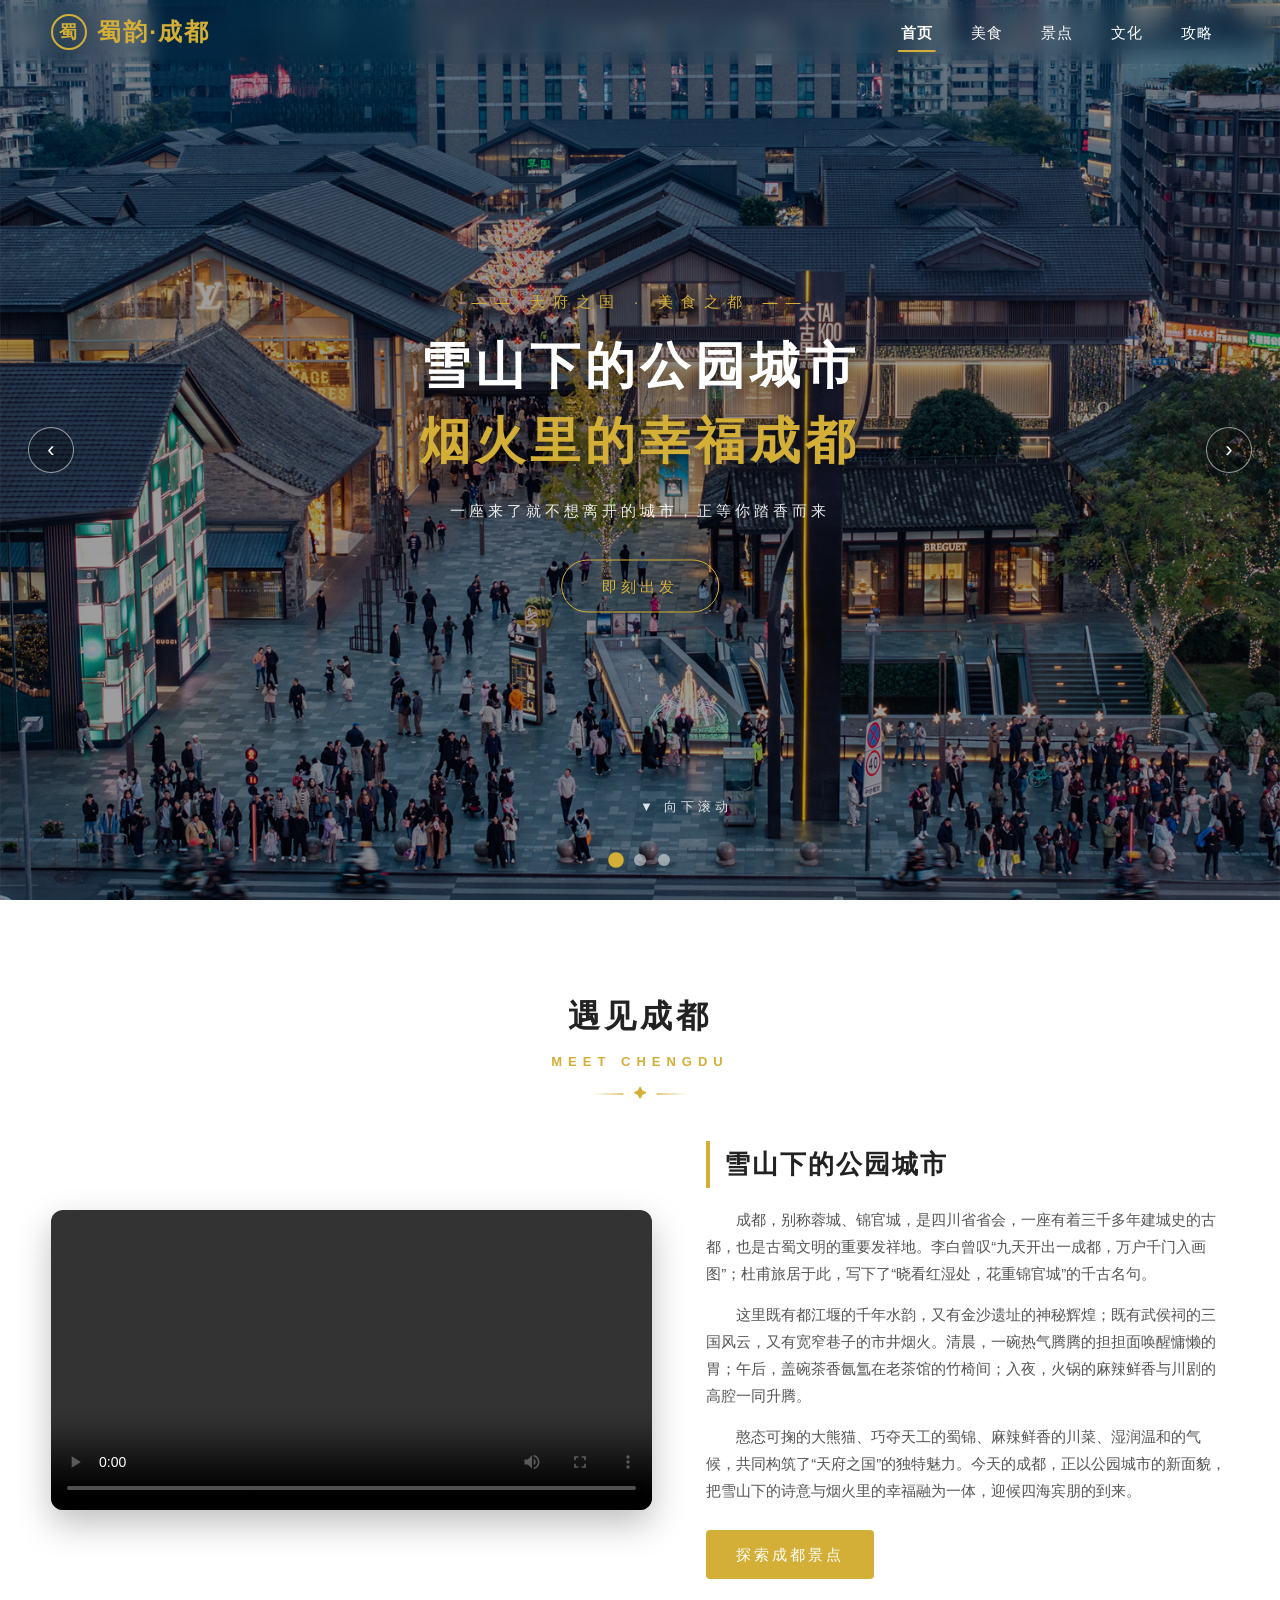
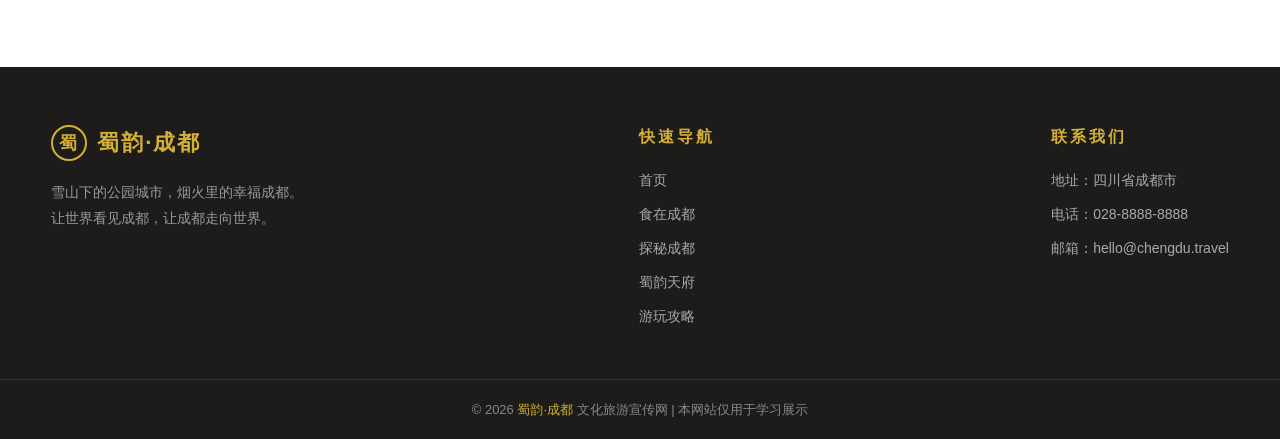
<file: index.html>
﻿<!DOCTYPE html>
<html lang="zh-CN">
<head>
  <meta charset="UTF-8">
  <meta name="viewport" content="width=device-width, initial-scale=1.0">
  <meta name="description" content="蜀韵·成都 —— 雪山下的公园城市，烟火里的幸福成都。文化旅游宣传网站。">
  <title>蜀韵·成都 | 首页</title>
  <!-- 全局样式表 -->
  <link rel="stylesheet" href="css/style.css">
</head>
<body class="home">

  <!-- ======================= Header 固定吸顶导航 ======================= -->
  <header class="site-header" id="siteHeader">
    <div class="container header-inner">
      <!-- 金色 Logo -->
      <a href="index.html" class="logo">
        <span class="logo-badge">蜀</span>
        <span>蜀韵·成都</span>
      </a>
      <!-- 导航栏 -->
      <nav class="nav">
        <a href="index.html" class="nav-link active">首页</a>
        <a href="food.html" class="nav-link">美食</a>
        <a href="sights.html" class="nav-link">景点</a>
        <a href="culture.html" class="nav-link">文化</a>
        <a href="travel.html" class="nav-link">攻略</a>
      </nav>
    </div>
  </header>

  <!-- ======================= 全屏轮播 Banner ======================= -->
  <section class="banner" id="banner">
    <!-- 三张轮播图（CSS 背景图引入，保证铺满不变形） -->
    <div class="banner-slide s1 active"></div>
    <div class="banner-slide s2"></div>
    <div class="banner-slide s3"></div>
    <!-- 半透明遮罩 -->
    <div class="banner-mask"></div>

    <!-- 居中主文案 -->
    <div class="banner-content">
      <p class="slogan">—— 天府之国 · 美食之都 ——</p>
      <h1>雪山下的公园城市<span class="b-gold"><br>烟火里的幸福成都</span></h1>
      <p class="b-desc">一座来了就不想离开的城市，正等你踏香而来</p>
      <a href="travel.html" class="btn-banner">即刻出发</a>
    </div>

    <!-- 左右切换箭头 -->
    <button type="button" class="banner-arrow prev" id="bannerPrev" aria-label="上一张">‹</button>
    <button type="button" class="banner-arrow next" id="bannerNext" aria-label="下一张">›</button>

    <!-- 轮播圆点指示器 -->
    <div class="banner-dots" id="bannerDots">
      <span class="dot active" data-index="0"></span>
      <span class="dot" data-index="1"></span>
      <span class="dot" data-index="2"></span>
    </div>

    <!-- 向下滚动提示 -->
    <p class="banner-scroll">▼ 向下滚动</p>
  </section>

  <!-- ======================= 视频 + 城市简介 ======================= -->
  <section class="section">
    <div class="container">
      <h2 class="section-title">遇见成都<span class="en">Meet Chengdu</span></h2>
      <div class="gold-divider"></div>

      <!-- Flexbox 两栏：左视频 / 右文字 -->
      <div class="video-intro">
        <!-- 左侧：宣传视频 -->
        <div class="video-wrap reveal">
          <video src="./cd1.mp4" controls width="100%"></video>
        </div>
        <!-- 右侧：城市介绍（约 300 字，首行缩进） -->
        <div class="intro-text reveal">
          <h2>雪山下的公园城市</h2>
          <p>成都，别称蓉城、锦官城，是四川省省会，一座有着三千多年建城史的古都，也是古蜀文明的重要发祥地。李白曾叹“九天开出一成都，万户千门入画图”；杜甫旅居于此，写下了“晓看红湿处，花重锦官城”的千古名句。</p>
          <p>这里既有都江堰的千年水韵，又有金沙遗址的神秘辉煌；既有武侯祠的三国风云，又有宽窄巷子的市井烟火。清晨，一碗热气腾腾的担担面唤醒慵懒的胃；午后，盖碗茶香氤氲在老茶馆的竹椅间；入夜，火锅的麻辣鲜香与川剧的高腔一同升腾。</p>
          <p>憨态可掬的大熊猫、巧夺天工的蜀锦、麻辣鲜香的川菜、湿润温和的气候，共同构筑了“天府之国”的独特魅力。今天的成都，正以公园城市的新面貌，把雪山下的诗意与烟火里的幸福融为一体，迎候四海宾朋的到来。</p>
          <a href="sights.html" class="btn-gold">探索成都景点</a>
        </div>
      </div>
    </div>
  </section>

  <!-- ======================= Footer 深色页脚 ======================= -->
  <footer class="site-footer">
    <div class="container footer-inner">
      <!-- 品牌区 -->
      <div class="footer-brand">
        <a href="index.html" class="logo"><span class="logo-badge">蜀</span>蜀韵·成都</a>
        <p>雪山下的公园城市，烟火里的幸福成都。<br>让世界看见成都，让成都走向世界。</p>
      </div>
      <!-- 快速导航 -->
      <div class="footer-col">
        <h4>快速导航</h4>
        <ul>
          <li><a href="index.html">首页</a></li>
          <li><a href="food.html">食在成都</a></li>
          <li><a href="sights.html">探秘成都</a></li>
          <li><a href="culture.html">蜀韵天府</a></li>
          <li><a href="travel.html">游玩攻略</a></li>
        </ul>
      </div>
      <!-- 联系方式 -->
      <div class="footer-col">
        <h4>联系我们</h4>
        <ul>
          <li>地址：四川省成都市</li>
          <li>电话：028-8888-8888</li>
          <li>邮箱：hello@chengdu.travel</li>
        </ul>
      </div>
    </div>
    <!-- 版权区（年份由 JS 自动更新） -->
    <div class="footer-bottom">
      <p>© <span id="year"></span> <span class="gold-text">蜀韵·成都</span> 文化旅游宣传网 | 本网站仅用于学习展示</p>
    </div>
  </footer>

  <!-- 全局脚本 -->
  <script src="js/main.js"></script>
</body>
</html>
</file>
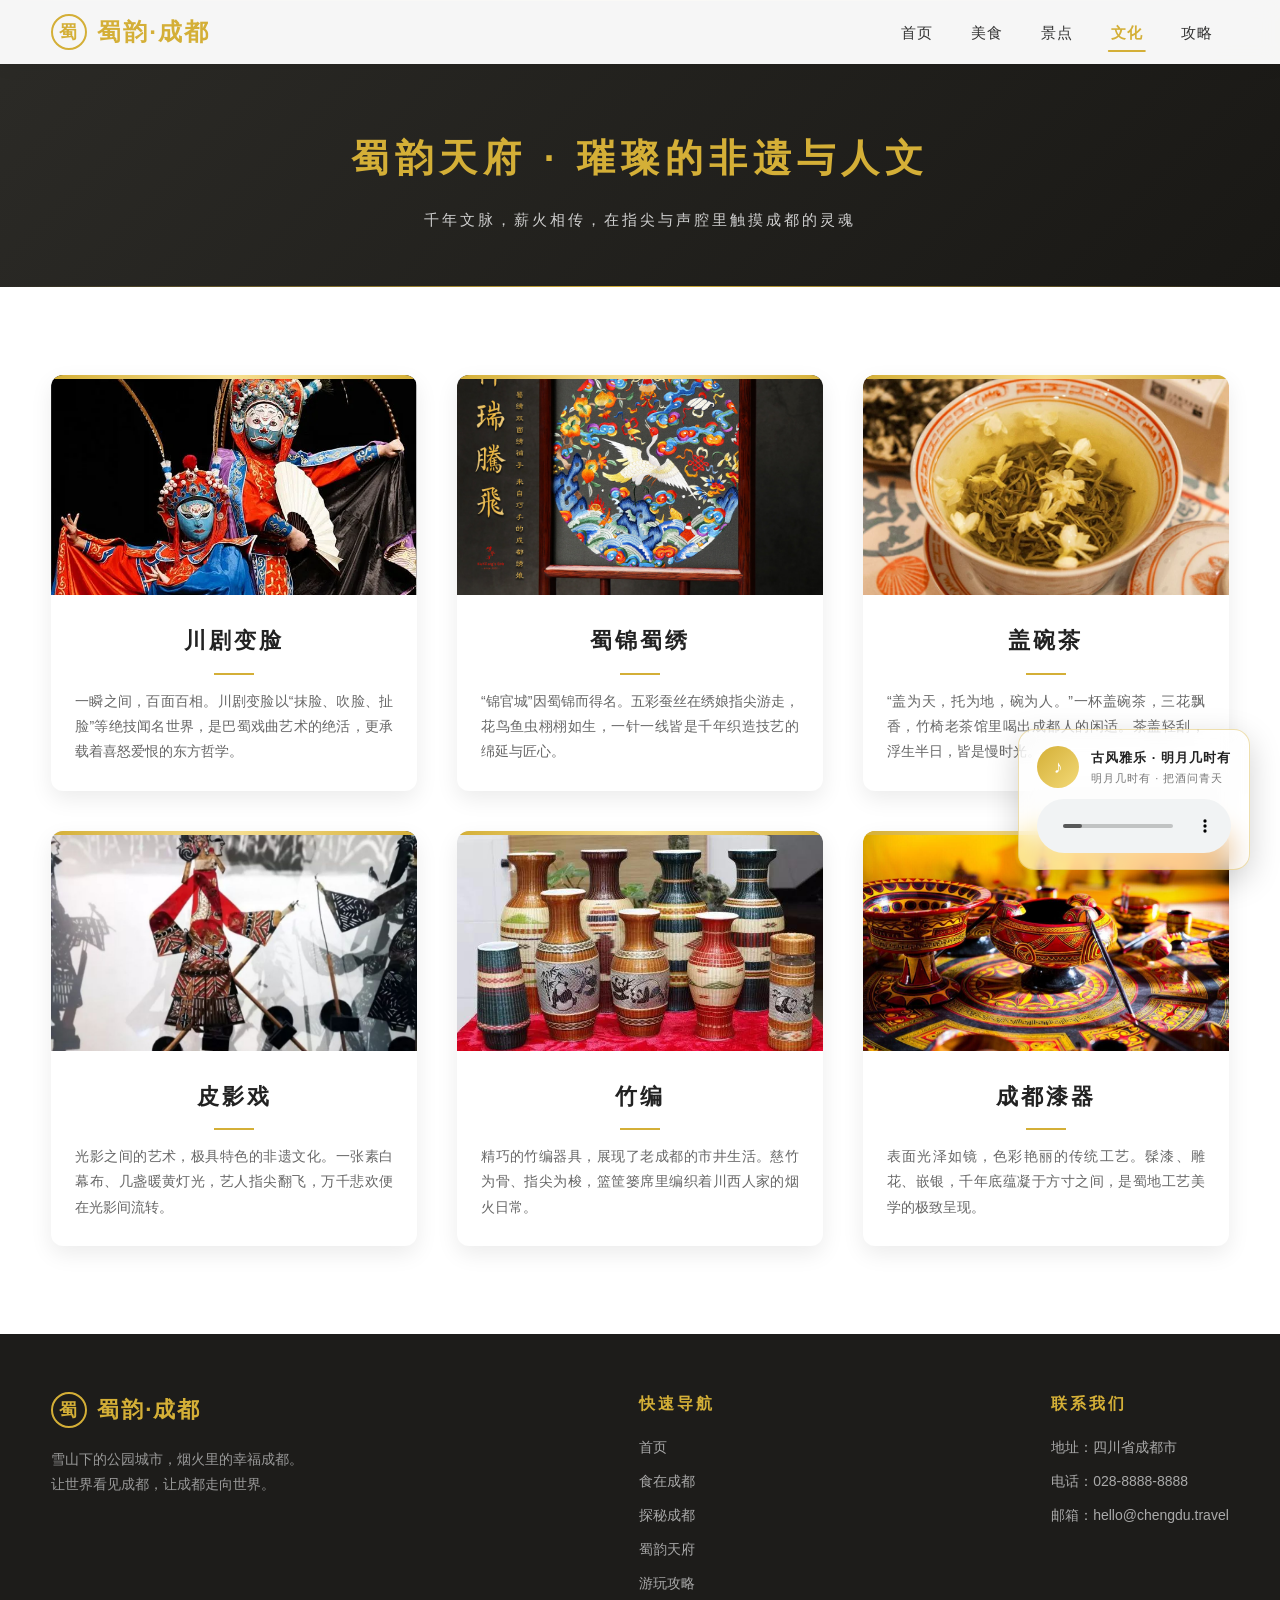
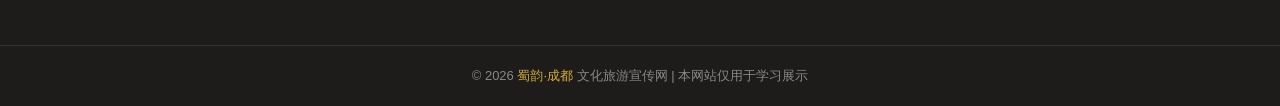
<file: culture.html>
﻿<!DOCTYPE html>
<html lang="zh-CN">
<head>
  <meta charset="UTF-8">
  <meta name="viewport" content="width=device-width, initial-scale=1.0">
  <meta name="description" content="蜀韵天府 —— 川剧变脸、蜀锦蜀绣、盖碗茶，璀璨的非遗与人文。">
  <title>蜀韵天府 | 蜀韵·成都</title>
  <link rel="stylesheet" href="css/style.css">
</head>
<body class="culture-page">

  <!-- ======================= Header 固定吸顶导航 ======================= -->
  <header class="site-header">
    <div class="container header-inner">
      <a href="index.html" class="logo">
        <span class="logo-badge">蜀</span>
        <span>蜀韵·成都</span>
      </a>
      <nav class="nav">
        <a href="index.html" class="nav-link">首页</a>
        <a href="food.html" class="nav-link">美食</a>
        <a href="sights.html" class="nav-link">景点</a>
        <a href="culture.html" class="nav-link active">文化</a>
        <a href="travel.html" class="nav-link">攻略</a>
      </nav>
    </div>
  </header>

  <!-- ======================= 页面大标题 ======================= -->
  <section class="page-hero">
    <h1>蜀韵天府 · 璀璨的非遗与人文</h1>
    <p class="subtitle">千年文脉，薪火相传，在指尖与声腔里触摸成都的灵魂</p>
  </section>

  <!-- ======================= 三大文化栏目（三列式布局） ======================= -->
  <section class="section">
    <div class="container">
      <div class="culture-grid">

        <!-- 栏目 1：川剧变脸 -->
        <article class="culture-card reveal">
          <div class="pic">
            <img src="./images/opera.jpg" alt="川剧变脸">
          </div>
          <div class="info">
            <h3>川剧变脸</h3>
            <p>一瞬之间，百面百相。川剧变脸以“抹脸、吹脸、扯脸”等绝技闻名世界，是巴蜀戏曲艺术的绝活，更承载着喜怒爱恨的东方哲学。</p>
          </div>
        </article>

        <!-- 栏目 2：蜀锦蜀绣 -->
        <article class="culture-card reveal">
          <div class="pic">
            <img src="./images/shuxiu.jpg" alt="蜀锦蜀绣">
          </div>
          <div class="info">
            <h3>蜀锦蜀绣</h3>
            <p>“锦官城”因蜀锦而得名。五彩蚕丝在绣娘指尖游走，花鸟鱼虫栩栩如生，一针一线皆是千年织造技艺的绵延与匠心。</p>
          </div>
        </article>

        <!-- 栏目 3：盖碗茶 -->
        <article class="culture-card reveal">
          <div class="pic">
            <img src="./images/tea.jpg" alt="盖碗茶">
          </div>
          <div class="info">
            <h3>盖碗茶</h3>
            <p>“盖为天，托为地，碗为人。”一杯盖碗茶，三花飘香，竹椅老茶馆里喝出成都人的闲适。茶盖轻刮，浮生半日，皆是慢时光。</p>
          </div>
        </article>

        <!-- 栏目 4：皮影戏 -->
        <article class="culture-card reveal">
          <div class="pic">
            <img src="./images/shadow.jpg" alt="皮影戏">
          </div>
          <div class="info">
            <h3>皮影戏</h3>
            <p>光影之间的艺术，极具特色的非遗文化。一张素白幕布、几盏暖黄灯光，艺人指尖翻飞，万千悲欢便在光影间流转。</p>
          </div>
        </article>

        <!-- 栏目 5：竹编 -->
        <article class="culture-card reveal">
          <div class="pic">
            <img src="./images/bamboo.jpg" alt="竹编">
          </div>
          <div class="info">
            <h3>竹编</h3>
            <p>精巧的竹编器具，展现了老成都的市井生活。慈竹为骨、指尖为梭，篮筐篓席里编织着川西人家的烟火日常。</p>
          </div>
        </article>

        <!-- 栏目 6：成都漆器 -->
        <article class="culture-card reveal">
          <div class="pic">
            <img src="./images/lacquer.jpg" alt="成都漆器">
          </div>
          <div class="info">
            <h3>成都漆器</h3>
            <p>表面光泽如镜，色彩艳丽的传统工艺。髹漆、雕花、嵌银，千年底蕴凝于方寸之间，是蜀地工艺美学的极致呈现。</p>
          </div>
        </article>

      </div>
    </div>
  </section>

  <!-- ======================= Footer 深色页脚 ======================= -->
  <footer class="site-footer">
    <div class="container footer-inner">
      <div class="footer-brand">
        <a href="index.html" class="logo"><span class="logo-badge">蜀</span>蜀韵·成都</a>
        <p>雪山下的公园城市，烟火里的幸福成都。<br>让世界看见成都，让成都走向世界。</p>
      </div>
      <div class="footer-col">
        <h4>快速导航</h4>
        <ul>
          <li><a href="index.html">首页</a></li>
          <li><a href="food.html">食在成都</a></li>
          <li><a href="sights.html">探秘成都</a></li>
          <li><a href="culture.html">蜀韵天府</a></li>
          <li><a href="travel.html">游玩攻略</a></li>
        </ul>
      </div>
      <div class="footer-col">
        <h4>联系我们</h4>
        <ul>
          <li>地址：四川省成都市</li>
          <li>电话：028-8888-8888</li>
          <li>邮箱：hello@chengdu.travel</li>
        </ul>
      </div>
    </div>
    <div class="footer-bottom">
      <p>© <span id="year"></span> <span class="gold-text">蜀韵·成都</span> 文化旅游宣传网 | 本网站仅用于学习展示</p>
    </div>
  </footer>

  <!-- ======================= 悬浮音乐播放器 =======================
       需求要点：
       1. 右下角固定定位 fixed; bottom:30px; right:30px; z-index:999（见 css .music-player）
       2. 半透明磨砂玻璃背景（backdrop-filter: blur）+ 圆角 + 淡阴影
       3. 内嵌古风音乐 mingyue.mp3（保留 controls，autoplay 受浏览器策略限制，需用户点击播放）
  ==================================================== -->
  <div class="music-player">
    <div class="music-top">
      <span class="music-icon" aria-hidden="true">♪</span>
      <div class="music-meta">
        <p class="title">古风雅乐 · 明月几时有</p>
        <p class="sub">明月几时有 · 把酒问青天</p>
      </div>
    </div>
    <audio src="./mingyue.mp3" controls loop autoplay></audio>
  </div>

  <script src="js/main.js"></script>
</body>
</html>
</file>
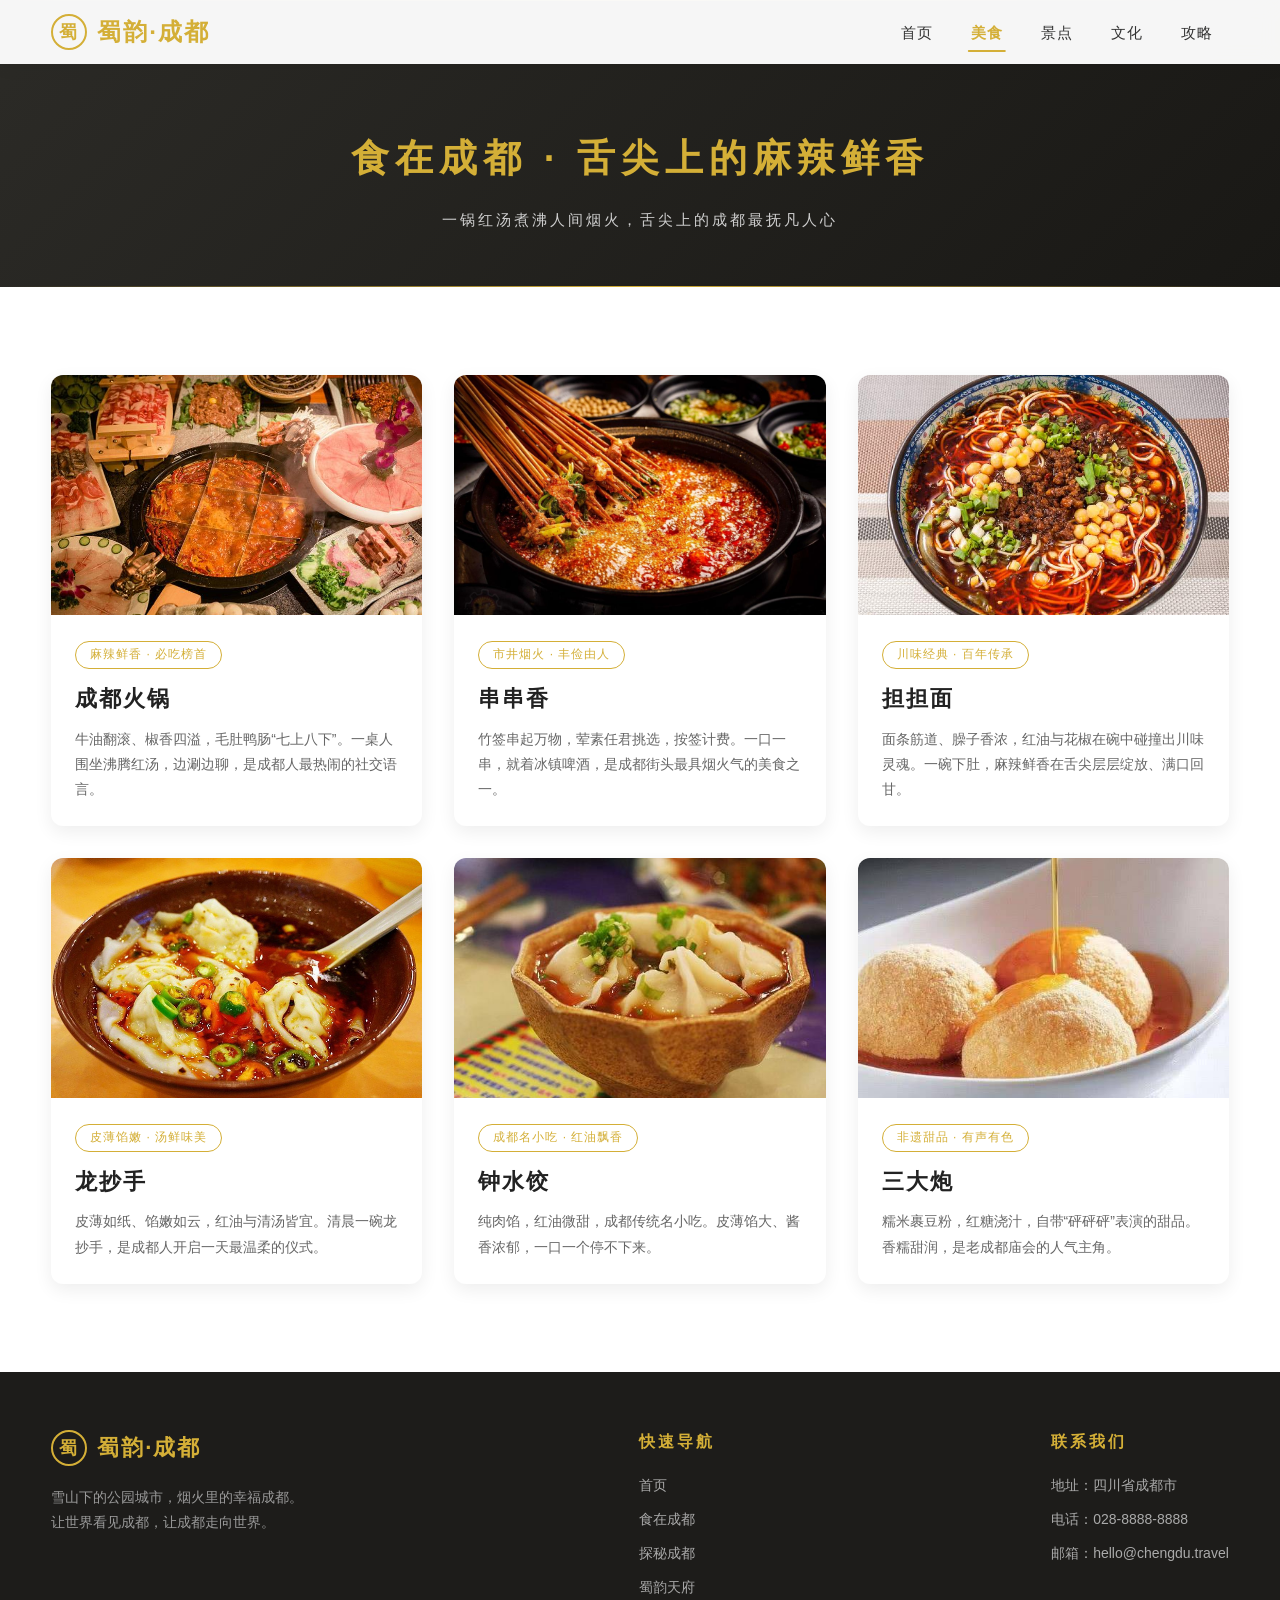
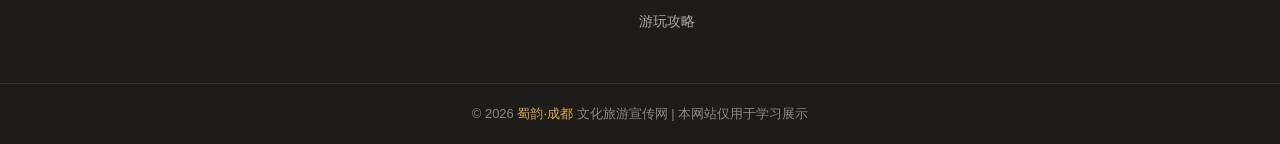
<file: food.html>
﻿<!DOCTYPE html>
<html lang="zh-CN">
<head>
  <meta charset="UTF-8">
  <meta name="viewport" content="width=device-width, initial-scale=1.0">
  <meta name="description" content="食在成都 —— 火锅、串串香、担担面、龙抄手，舌尖上的麻辣鲜香。">
  <title>食在成都 | 蜀韵·成都</title>
  <link rel="stylesheet" href="css/style.css">
</head>
<body>

  <!-- ======================= Header 固定吸顶导航 ======================= -->
  <header class="site-header">
    <div class="container header-inner">
      <a href="index.html" class="logo">
        <span class="logo-badge">蜀</span>
        <span>蜀韵·成都</span>
      </a>
      <nav class="nav">
        <a href="index.html" class="nav-link">首页</a>
        <a href="food.html" class="nav-link active">美食</a>
        <a href="sights.html" class="nav-link">景点</a>
        <a href="culture.html" class="nav-link">文化</a>
        <a href="travel.html" class="nav-link">攻略</a>
      </nav>
    </div>
  </header>

  <!-- ======================= 页面大标题 ======================= -->
  <section class="page-hero">
    <h1>食在成都 · 舌尖上的麻辣鲜香</h1>
    <p class="subtitle">一锅红汤煮沸人间烟火，舌尖上的成都最抚凡人心</p>
  </section>

  <!-- ======================= 美食卡片网格（每行 3 张） ======================= -->
  <section class="section">
    <div class="container">
      <div class="food-grid">

        <!-- 卡片 1：火锅 -->
        <article class="food-card reveal">
          <div class="pic">
            <img src="./images/hotpot.jpg" alt="成都火锅">
          </div>
          <div class="info">
            <span class="tag">麻辣鲜香 · 必吃榜首</span>
            <h3>成都火锅</h3>
            <p>牛油翻滚、椒香四溢，毛肚鸭肠“七上八下”。一桌人围坐沸腾红汤，边涮边聊，是成都人最热闹的社交语言。</p>
          </div>
        </article>

        <!-- 卡片 2：串串香 -->
        <article class="food-card reveal">
          <div class="pic">
            <img src="./images/chuanchuan.jpg" alt="串串香">
          </div>
          <div class="info">
            <span class="tag">市井烟火 · 丰俭由人</span>
            <h3>串串香</h3>
            <p>竹签串起万物，荤素任君挑选，按签计费。一口一串，就着冰镇啤酒，是成都街头最具烟火气的美食之一。</p>
          </div>
        </article>

        <!-- 卡片 3：担担面 -->
        <article class="food-card reveal">
          <div class="pic">
            <img src="./images/dandan.jpg" alt="担担面">
          </div>
          <div class="info">
            <span class="tag">川味经典 · 百年传承</span>
            <h3>担担面</h3>
            <p>面条筋道、臊子香浓，红油与花椒在碗中碰撞出川味灵魂。一碗下肚，麻辣鲜香在舌尖层层绽放、满口回甘。</p>
          </div>
        </article>

        <!-- 卡片 4：龙抄手 -->
        <article class="food-card reveal">
          <div class="pic">
            <img src="./images/chaoshou.jpg" alt="龙抄手">
          </div>
          <div class="info">
            <span class="tag">皮薄馅嫩 · 汤鲜味美</span>
            <h3>龙抄手</h3>
            <p>皮薄如纸、馅嫩如云，红油与清汤皆宜。清晨一碗龙抄手，是成都人开启一天最温柔的仪式。</p>
          </div>
        </article>

        <!-- 卡片 5：钟水饺 -->
        <article class="food-card reveal">
          <div class="pic">
            <img src="./images/zhongshuijiao.jpg" alt="钟水饺">
          </div>
          <div class="info">
            <span class="tag">成都名小吃 · 红油飘香</span>
            <h3>钟水饺</h3>
            <p>纯肉馅，红油微甜，成都传统名小吃。皮薄馅大、酱香浓郁，一口一个停不下来。</p>
          </div>
        </article>

        <!-- 卡片 6：三大炮 -->
        <article class="food-card reveal">
          <div class="pic">
            <img src="./images/sandapao.jpg" alt="三大炮">
          </div>
          <div class="info">
            <span class="tag">非遗甜品 · 有声有色</span>
            <h3>三大炮</h3>
            <p>糯米裹豆粉，红糖浇汁，自带“砰砰砰”表演的甜品。香糯甜润，是老成都庙会的人气主角。</p>
          </div>
        </article>

      </div>
    </div>
  </section>

  <!-- ======================= Footer 深色页脚 ======================= -->
  <footer class="site-footer">
    <div class="container footer-inner">
      <div class="footer-brand">
        <a href="index.html" class="logo"><span class="logo-badge">蜀</span>蜀韵·成都</a>
        <p>雪山下的公园城市，烟火里的幸福成都。<br>让世界看见成都，让成都走向世界。</p>
      </div>
      <div class="footer-col">
        <h4>快速导航</h4>
        <ul>
          <li><a href="index.html">首页</a></li>
          <li><a href="food.html">食在成都</a></li>
          <li><a href="sights.html">探秘成都</a></li>
          <li><a href="culture.html">蜀韵天府</a></li>
          <li><a href="travel.html">游玩攻略</a></li>
        </ul>
      </div>
      <div class="footer-col">
        <h4>联系我们</h4>
        <ul>
          <li>地址：四川省成都市</li>
          <li>电话：028-8888-8888</li>
          <li>邮箱：hello@chengdu.travel</li>
        </ul>
      </div>
    </div>
    <div class="footer-bottom">
      <p>© <span id="year"></span> <span class="gold-text">蜀韵·成都</span> 文化旅游宣传网 | 本网站仅用于学习展示</p>
    </div>
  </footer>

  <script src="js/main.js"></script>
</body>
</html>
</file>
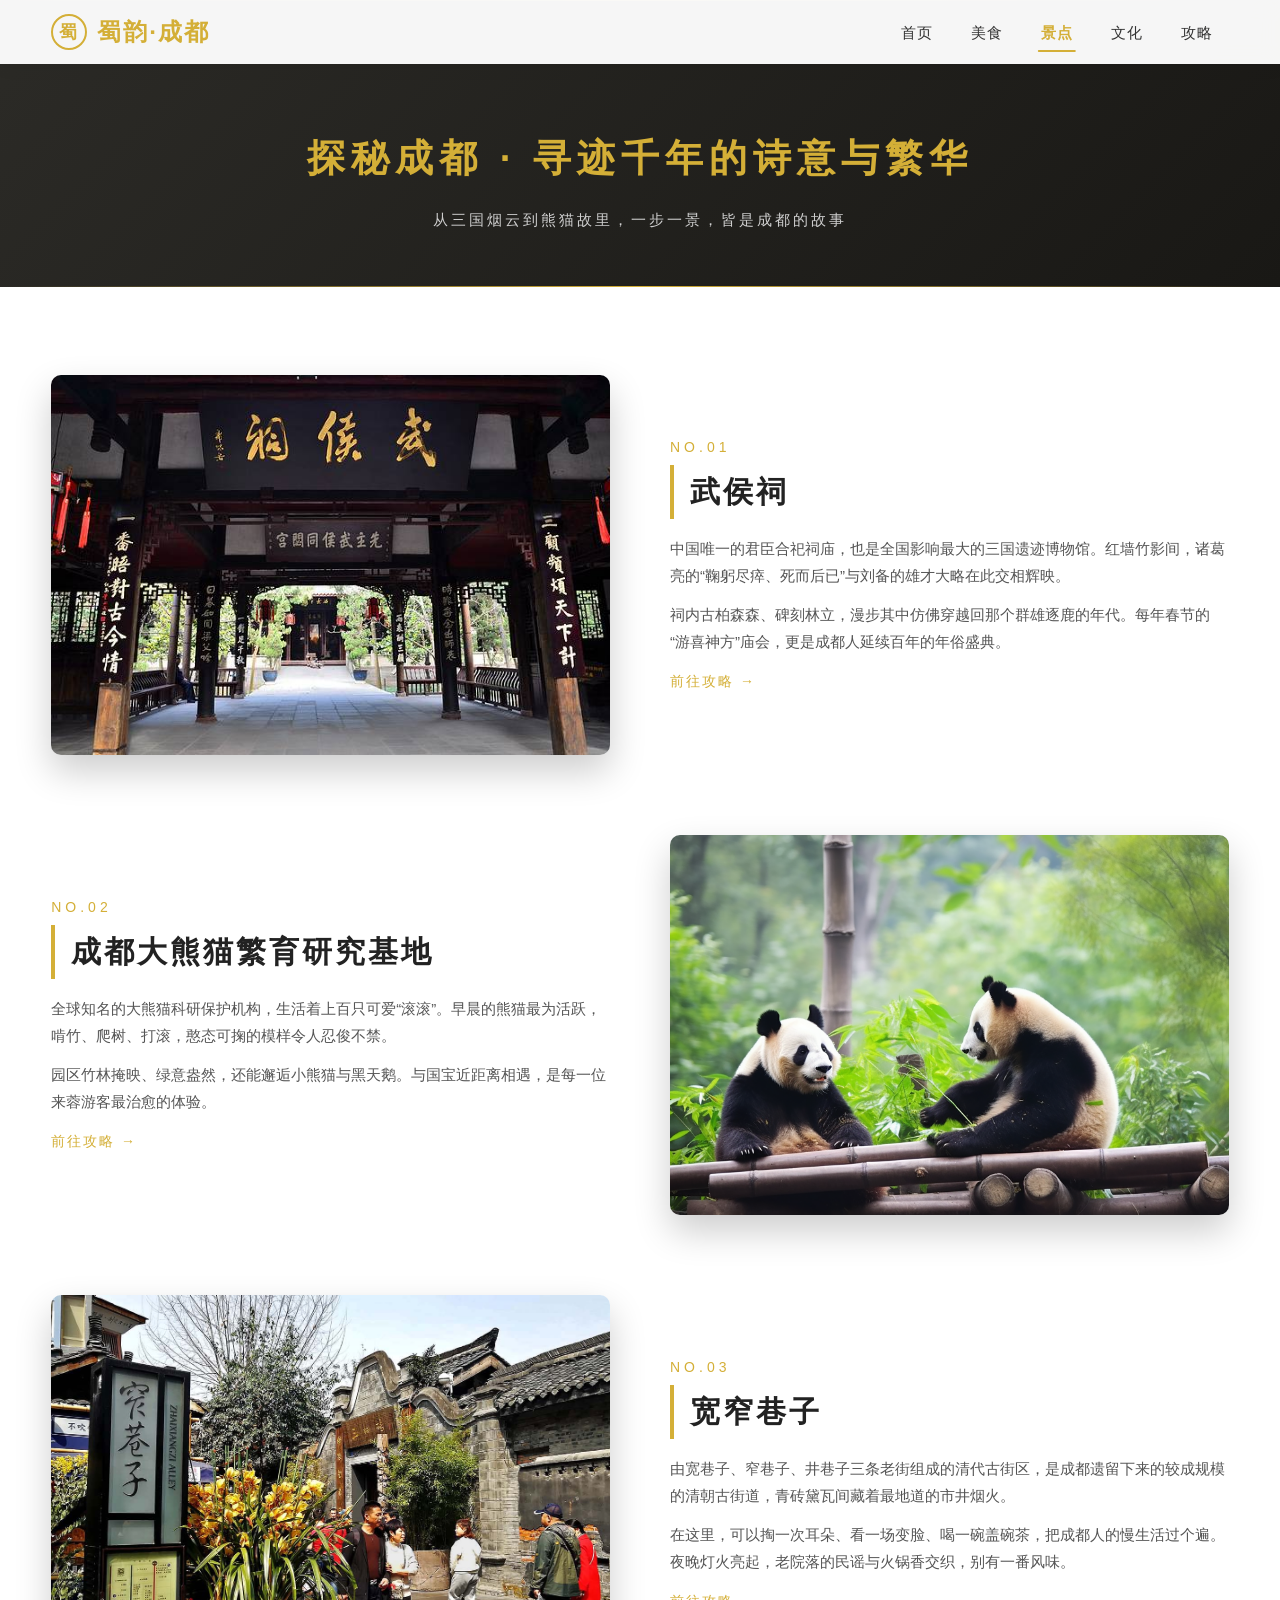
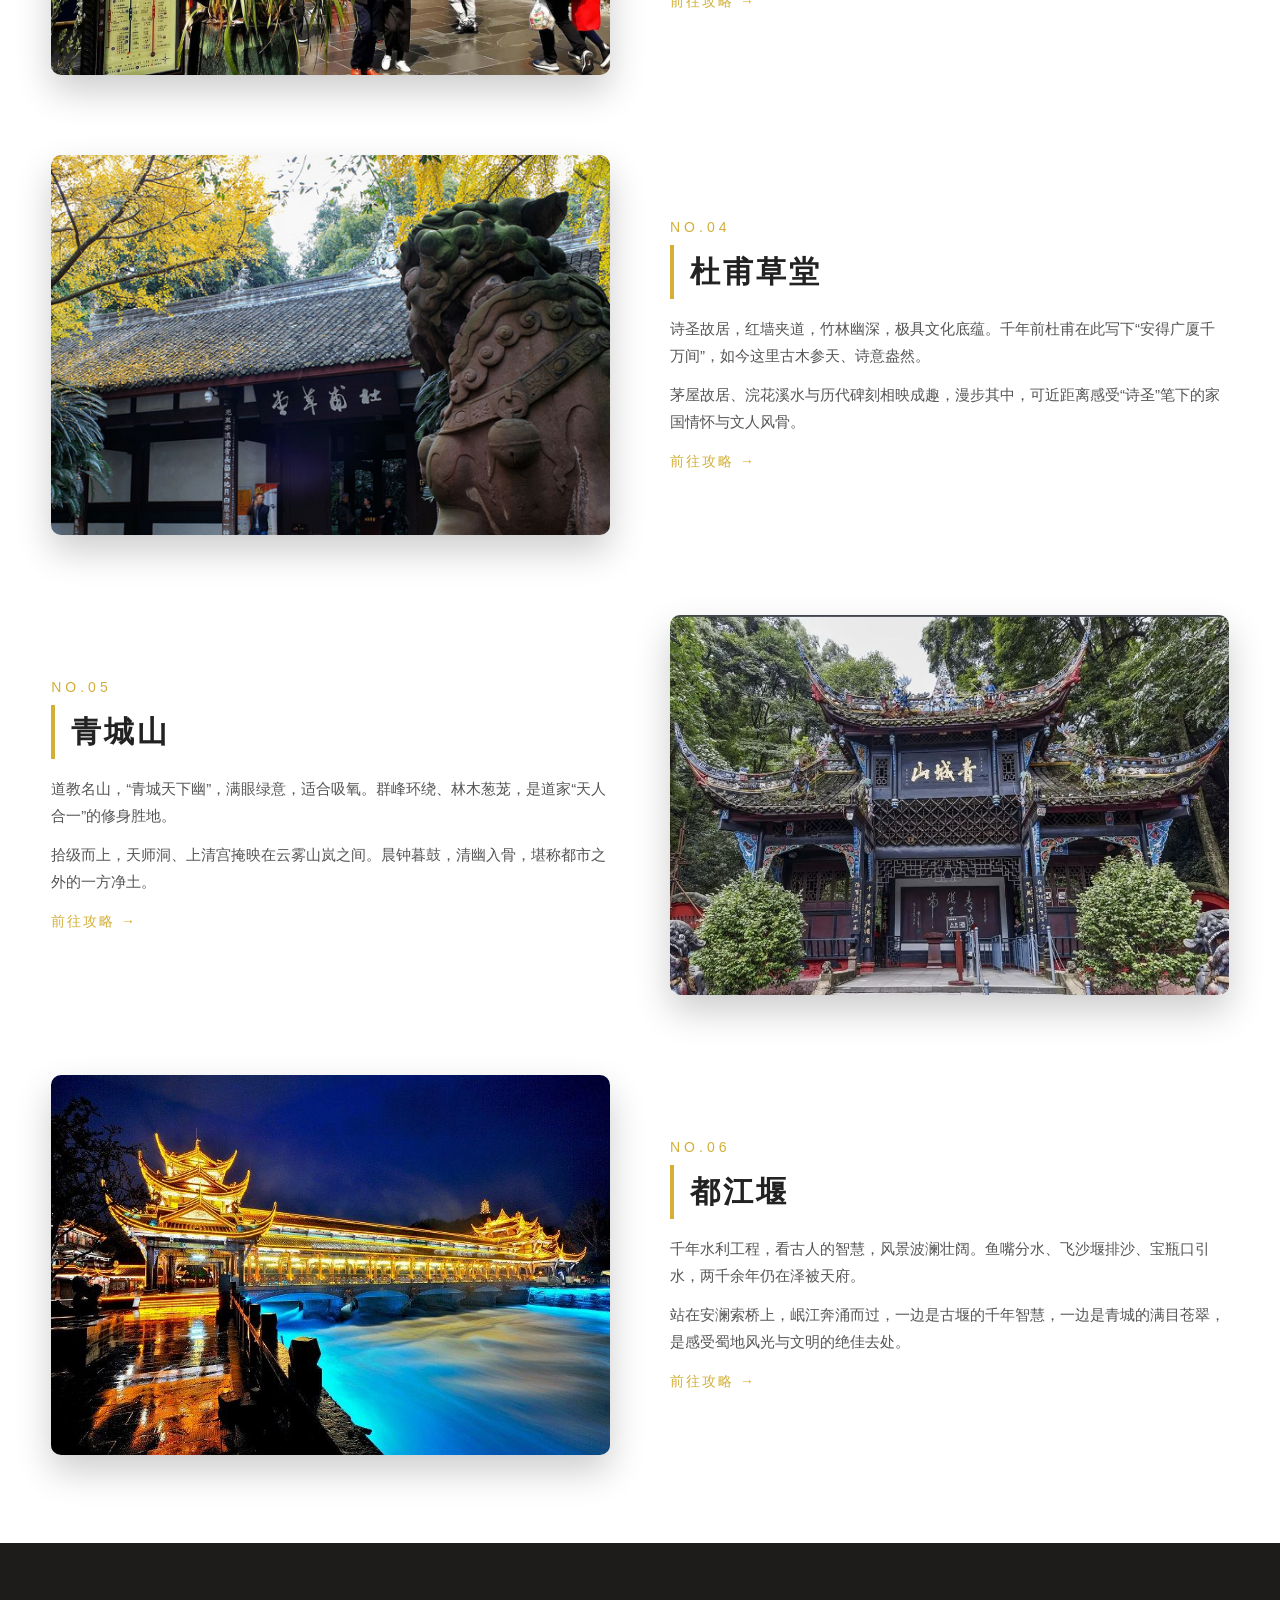
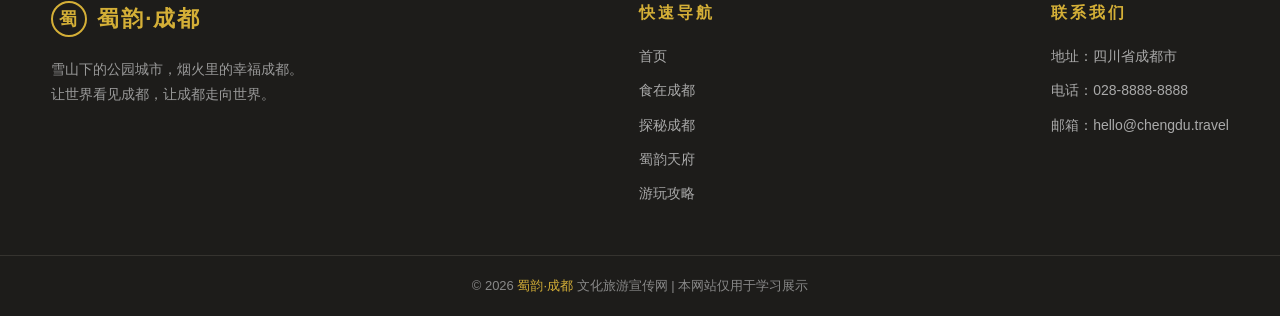
<file: sights.html>
﻿<!DOCTYPE html>
<html lang="zh-CN">
<head>
  <meta charset="UTF-8">
  <meta name="viewport" content="width=device-width, initial-scale=1.0">
  <meta name="description" content="探秘成都 —— 武侯祠、大熊猫基地、宽窄巷子，寻迹千年的诗意与繁华。">
  <title>探秘成都 | 蜀韵·成都</title>
  <link rel="stylesheet" href="css/style.css">
</head>
<body>

  <!-- ======================= Header 固定吸顶导航 ======================= -->
  <header class="site-header">
    <div class="container header-inner">
      <a href="index.html" class="logo">
        <span class="logo-badge">蜀</span>
        <span>蜀韵·成都</span>
      </a>
      <nav class="nav">
        <a href="index.html" class="nav-link">首页</a>
        <a href="food.html" class="nav-link">美食</a>
        <a href="sights.html" class="nav-link active">景点</a>
        <a href="culture.html" class="nav-link">文化</a>
        <a href="travel.html" class="nav-link">攻略</a>
      </nav>
    </div>
  </header>

  <!-- ======================= 页面大标题 ======================= -->
  <section class="page-hero">
    <h1>探秘成都 · 寻迹千年的诗意与繁华</h1>
    <p class="subtitle">从三国烟云到熊猫故里，一步一景，皆是成都的故事</p>
  </section>

  <!-- ======================= 景点图文交替排版 ======================= -->
  <section class="section">
    <div class="container">
      <div class="sight-list">

        <!-- 景点 1：武侯祠（左图右文） -->
        <article class="sight reveal">
          <div class="sight-img">
            <img src="./images/wuhou.jpg" alt="武侯祠">
          </div>
          <div class="sight-text">
            <p class="num">NO.01</p>
            <h3>武侯祠</h3>
            <p>中国唯一的君臣合祀祠庙，也是全国影响最大的三国遗迹博物馆。红墙竹影间，诸葛亮的“鞠躬尽瘁、死而后已”与刘备的雄才大略在此交相辉映。</p>
            <p>祠内古柏森森、碑刻林立，漫步其中仿佛穿越回那个群雄逐鹿的年代。每年春节的“游喜神方”庙会，更是成都人延续百年的年俗盛典。</p>
            <a href="travel.html" class="more">前往攻略 →</a>
          </div>
        </article>

        <!-- 景点 2：大熊猫基地（右图左文） -->
        <article class="sight reverse reveal">
          <div class="sight-img">
            <img src="./images/panda.jpg" alt="成都大熊猫繁育研究基地">
          </div>
          <div class="sight-text">
            <p class="num">NO.02</p>
            <h3>成都大熊猫繁育研究基地</h3>
            <p>全球知名的大熊猫科研保护机构，生活着上百只可爱“滚滚”。早晨的熊猫最为活跃，啃竹、爬树、打滚，憨态可掬的模样令人忍俊不禁。</p>
            <p>园区竹林掩映、绿意盎然，还能邂逅小熊猫与黑天鹅。与国宝近距离相遇，是每一位来蓉游客最治愈的体验。</p>
            <a href="travel.html" class="more">前往攻略 →</a>
          </div>
        </article>

        <!-- 景点 3：宽窄巷子（左图右文） -->
        <article class="sight reveal">
          <div class="sight-img">
            <img src="./images/kuanzhai.jpg" alt="宽窄巷子">
          </div>
          <div class="sight-text">
            <p class="num">NO.03</p>
            <h3>宽窄巷子</h3>
            <p>由宽巷子、窄巷子、井巷子三条老街组成的清代古街区，是成都遗留下来的较成规模的清朝古街道，青砖黛瓦间藏着最地道的市井烟火。</p>
            <p>在这里，可以掏一次耳朵、看一场变脸、喝一碗盖碗茶，把成都人的慢生活过个遍。夜晚灯火亮起，老院落的民谣与火锅香交织，别有一番风味。</p>
            <a href="travel.html" class="more">前往攻略 →</a>
          </div>
        </article>

        <!-- 景点 4：杜甫草堂（左图右文） -->
        <article class="sight reveal">
          <div class="sight-img">
            <img src="./images/dufu.jpg" alt="杜甫草堂">
          </div>
          <div class="sight-text">
            <p class="num">NO.04</p>
            <h3>杜甫草堂</h3>
            <p>诗圣故居，红墙夹道，竹林幽深，极具文化底蕴。千年前杜甫在此写下“安得广厦千万间”，如今这里古木参天、诗意盎然。</p>
            <p>茅屋故居、浣花溪水与历代碑刻相映成趣，漫步其中，可近距离感受“诗圣”笔下的家国情怀与文人风骨。</p>
            <a href="travel.html" class="more">前往攻略 →</a>
          </div>
        </article>

        <!-- 景点 5：青城山（右图左文） -->
        <article class="sight reverse reveal">
          <div class="sight-img">
            <img src="./images/qingcheng.jpg" alt="青城山">
          </div>
          <div class="sight-text">
            <p class="num">NO.05</p>
            <h3>青城山</h3>
            <p>道教名山，“青城天下幽”，满眼绿意，适合吸氧。群峰环绕、林木葱茏，是道家“天人合一”的修身胜地。</p>
            <p>拾级而上，天师洞、上清宫掩映在云雾山岚之间。晨钟暮鼓，清幽入骨，堪称都市之外的一方净土。</p>
            <a href="travel.html" class="more">前往攻略 →</a>
          </div>
        </article>

        <!-- 景点 6：都江堰（左图右文） -->
        <article class="sight reveal">
          <div class="sight-img">
            <img src="./images/dujiangyan.jpg" alt="都江堰">
          </div>
          <div class="sight-text">
            <p class="num">NO.06</p>
            <h3>都江堰</h3>
            <p>千年水利工程，看古人的智慧，风景波澜壮阔。鱼嘴分水、飞沙堰排沙、宝瓶口引水，两千余年仍在泽被天府。</p>
            <p>站在安澜索桥上，岷江奔涌而过，一边是古堰的千年智慧，一边是青城的满目苍翠，是感受蜀地风光与文明的绝佳去处。</p>
            <a href="travel.html" class="more">前往攻略 →</a>
          </div>
        </article>

      </div>
    </div>
  </section>

  <!-- ======================= Footer 深色页脚 ======================= -->
  <footer class="site-footer">
    <div class="container footer-inner">
      <div class="footer-brand">
        <a href="index.html" class="logo"><span class="logo-badge">蜀</span>蜀韵·成都</a>
        <p>雪山下的公园城市，烟火里的幸福成都。<br>让世界看见成都，让成都走向世界。</p>
      </div>
      <div class="footer-col">
        <h4>快速导航</h4>
        <ul>
          <li><a href="index.html">首页</a></li>
          <li><a href="food.html">食在成都</a></li>
          <li><a href="sights.html">探秘成都</a></li>
          <li><a href="culture.html">蜀韵天府</a></li>
          <li><a href="travel.html">游玩攻略</a></li>
        </ul>
      </div>
      <div class="footer-col">
        <h4>联系我们</h4>
        <ul>
          <li>地址：四川省成都市</li>
          <li>电话：028-8888-8888</li>
          <li>邮箱：hello@chengdu.travel</li>
        </ul>
      </div>
    </div>
    <div class="footer-bottom">
      <p>© <span id="year"></span> <span class="gold-text">蜀韵·成都</span> 文化旅游宣传网 | 本网站仅用于学习展示</p>
    </div>
  </footer>

  <script src="js/main.js"></script>
</body>
</html>
</file>
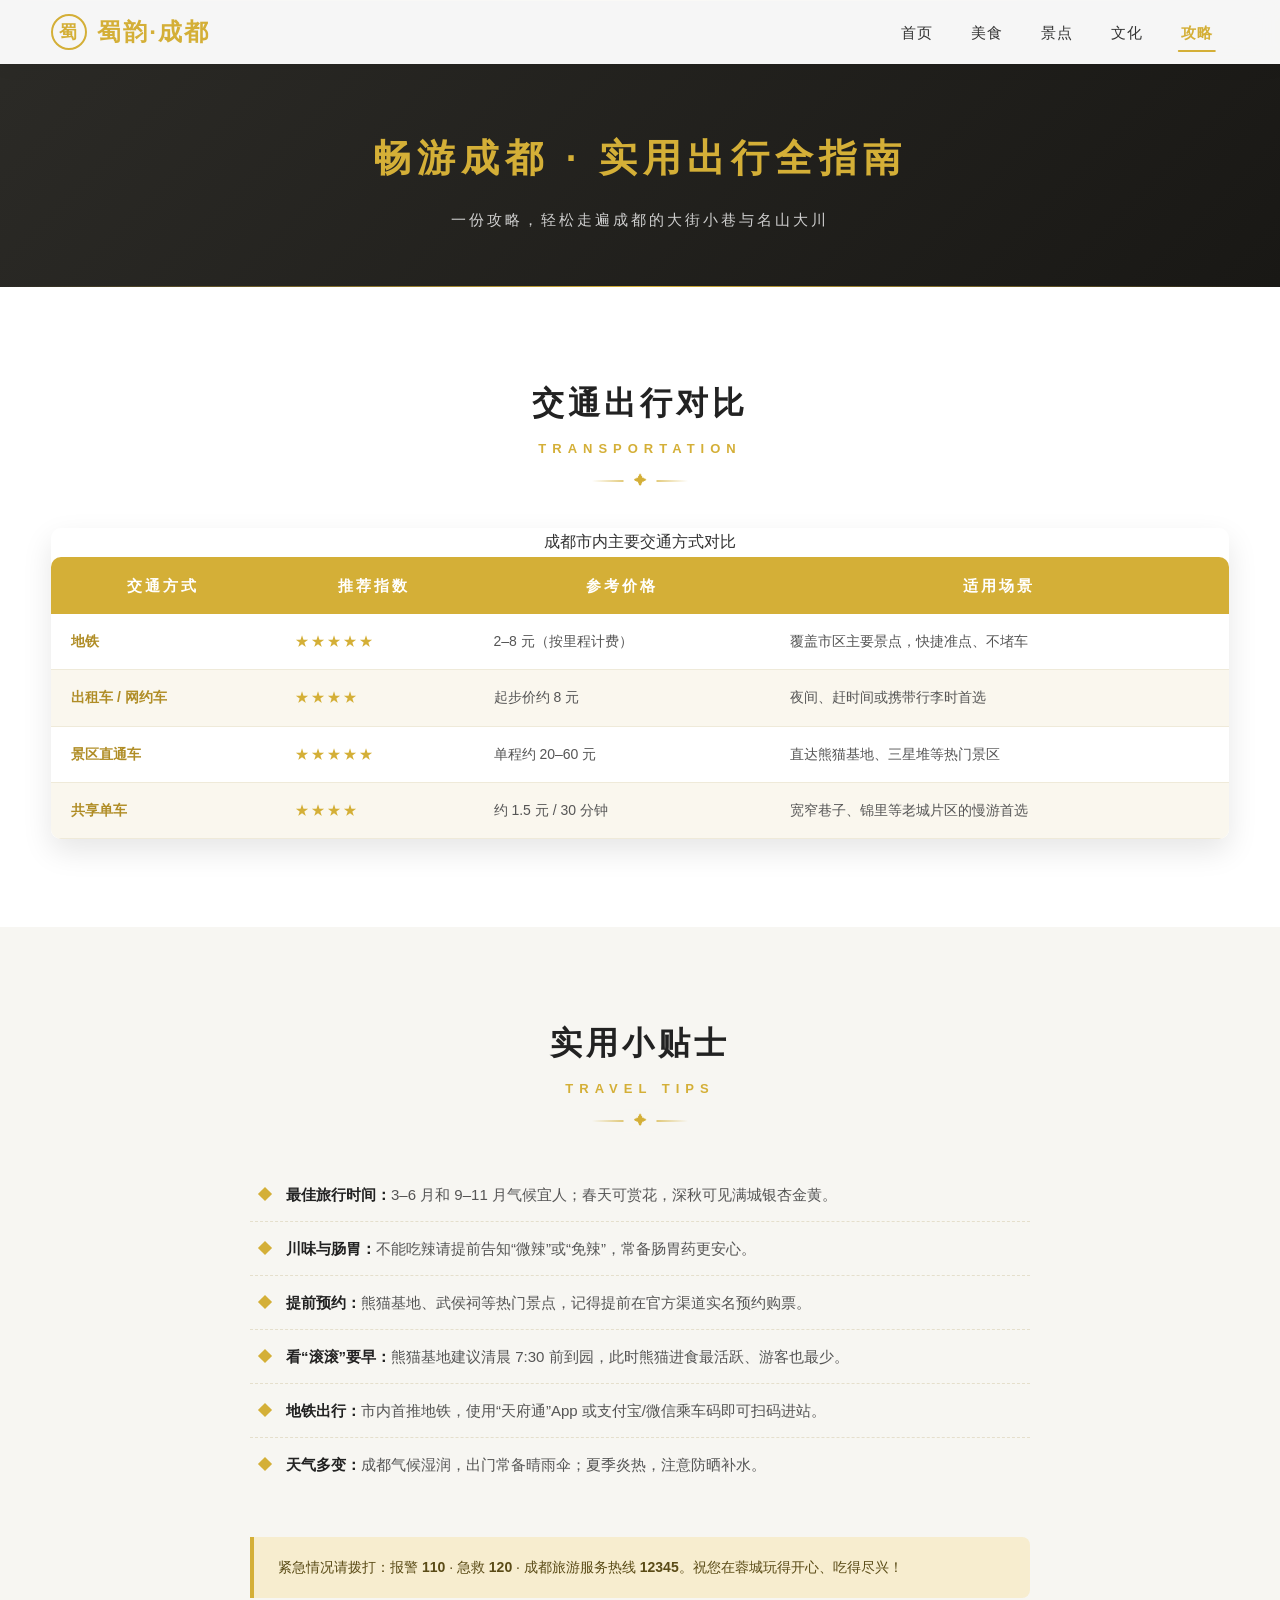
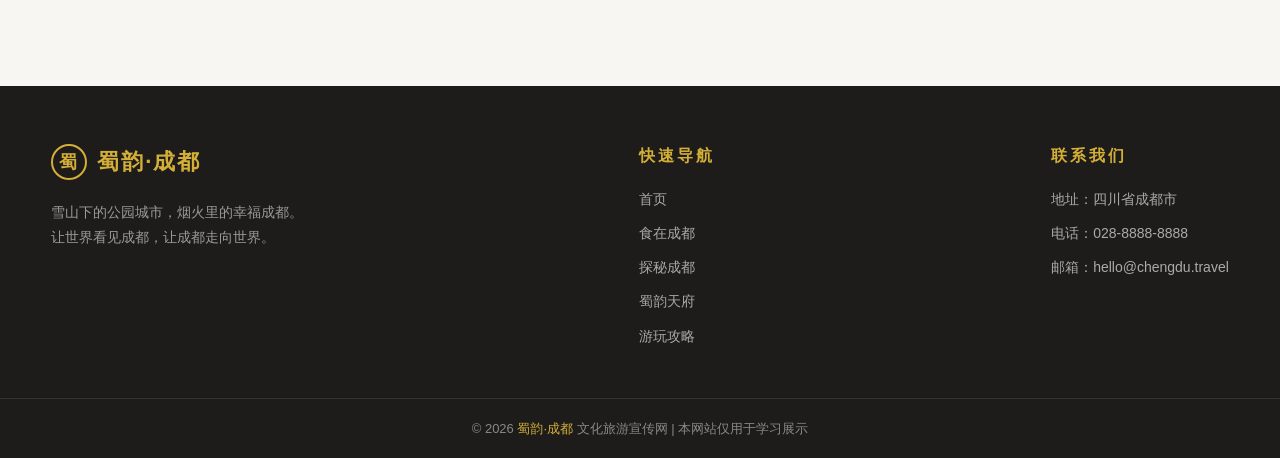
<file: travel.html>
﻿<!DOCTYPE html>
<html lang="zh-CN">
<head>
  <meta charset="UTF-8">
  <meta name="viewport" content="width=device-width, initial-scale=1.0">
  <meta name="description" content="畅游成都 —— 地铁、出租车、景区直通车、共享单车交通对比与实用出行贴士。">
  <title>畅游成都 | 蜀韵·成都</title>
  <link rel="stylesheet" href="css/style.css">
</head>
<body>

  <!-- ======================= Header 固定吸顶导航 ======================= -->
  <header class="site-header">
    <div class="container header-inner">
      <a href="index.html" class="logo">
        <span class="logo-badge">蜀</span>
        <span>蜀韵·成都</span>
      </a>
      <nav class="nav">
        <a href="index.html" class="nav-link">首页</a>
        <a href="food.html" class="nav-link">美食</a>
        <a href="sights.html" class="nav-link">景点</a>
        <a href="culture.html" class="nav-link">文化</a>
        <a href="travel.html" class="nav-link active">攻略</a>
      </nav>
    </div>
  </header>

  <!-- ======================= 页面大标题 ======================= -->
  <section class="page-hero">
    <h1>畅游成都 · 实用出行全指南</h1>
    <p class="subtitle">一份攻略，轻松走遍成都的大街小巷与名山大川</p>
  </section>

  <!-- ======================= 交通对比表格 ======================= -->
  <section class="section">
    <div class="container">
      <h2 class="section-title">交通出行对比<span class="en">Transportation</span></h2>
      <div class="gold-divider"></div>

      <div class="travel-table-wrap reveal">
        <table class="travel-table">
          <!-- 表格说明 -->
          <caption>成都市内主要交通方式对比</caption>
          <thead>
            <tr>
              <th>交通方式</th>
              <th>推荐指数</th>
              <th>参考价格</th>
              <th>适用场景</th>
            </tr>
          </thead>
          <tbody>
            <tr>
              <td>地铁</td>
              <td class="stars">★★★★★</td>
              <td>2–8 元（按里程计费）</td>
              <td>覆盖市区主要景点，快捷准点、不堵车</td>
            </tr>
            <tr>
              <td>出租车 / 网约车</td>
              <td class="stars">★★★★</td>
              <td>起步价约 8 元</td>
              <td>夜间、赶时间或携带行李时首选</td>
            </tr>
            <tr>
              <td>景区直通车</td>
              <td class="stars">★★★★★</td>
              <td>单程约 20–60 元</td>
              <td>直达熊猫基地、三星堆等热门景区</td>
            </tr>
            <tr>
              <td>共享单车</td>
              <td class="stars">★★★★</td>
              <td>约 1.5 元 / 30 分钟</td>
              <td>宽窄巷子、锦里等老城片区的慢游首选</td>
            </tr>
          </tbody>
        </table>
      </div>
    </div>
  </section>

  <!-- ======================= 实用小贴士 ======================= -->
  <section class="section gray">
    <div class="container">
      <h2 class="section-title">实用小贴士<span class="en">Travel Tips</span></h2>
      <div class="gold-divider"></div>

      <ul class="tips-list reveal">
        <li><b>最佳旅行时间：</b>3–6 月和 9–11 月气候宜人；春天可赏花，深秋可见满城银杏金黄。</li>
        <li><b>川味与肠胃：</b>不能吃辣请提前告知“微辣”或“免辣”，常备肠胃药更安心。</li>
        <li><b>提前预约：</b>熊猫基地、武侯祠等热门景点，记得提前在官方渠道实名预约购票。</li>
        <li><b>看“滚滚”要早：</b>熊猫基地建议清晨 7:30 前到园，此时熊猫进食最活跃、游客也最少。</li>
        <li><b>地铁出行：</b>市内首推地铁，使用“天府通”App 或支付宝/微信乘车码即可扫码进站。</li>
        <li><b>天气多变：</b>成都气候湿润，出门常备晴雨伞；夏季炎热，注意防晒补水。</li>
      </ul>

      <!-- 温馨提示 -->
      <div class="tips-note reveal">
        紧急情况请拨打：报警 <b>110</b> · 急救 <b>120</b> · 成都旅游服务热线 <b>12345</b>。祝您在蓉城玩得开心、吃得尽兴！
      </div>
    </div>
  </section>

  <!-- ======================= Footer 深色页脚 ======================= -->
  <footer class="site-footer">
    <div class="container footer-inner">
      <div class="footer-brand">
        <a href="index.html" class="logo"><span class="logo-badge">蜀</span>蜀韵·成都</a>
        <p>雪山下的公园城市，烟火里的幸福成都。<br>让世界看见成都，让成都走向世界。</p>
      </div>
      <div class="footer-col">
        <h4>快速导航</h4>
        <ul>
          <li><a href="index.html">首页</a></li>
          <li><a href="food.html">食在成都</a></li>
          <li><a href="sights.html">探秘成都</a></li>
          <li><a href="culture.html">蜀韵天府</a></li>
          <li><a href="travel.html">游玩攻略</a></li>
        </ul>
      </div>
      <div class="footer-col">
        <h4>联系我们</h4>
        <ul>
          <li>地址：四川省成都市</li>
          <li>电话：028-8888-8888</li>
          <li>邮箱：hello@chengdu.travel</li>
        </ul>
      </div>
    </div>
    <div class="footer-bottom">
      <p>© <span id="year"></span> <span class="gold-text">蜀韵·成都</span> 文化旅游宣传网 | 本网站仅用于学习展示</p>
    </div>
  </footer>

  <script src="js/main.js"></script>
</body>
</html>
</file>
<file: css/style.css>
﻿/* ============================================================
   蜀韵·成都 —— 全局样式表 style.css
   主题：金色 #D4AF37 / 白 / 深灰
   结构：Reset → 全局 → Header → Footer → 首页 → 各子页 → 响应式
   ============================================================ */

/* ---------- 1. CSS Reset ---------- */
* {
  margin: 0;
  padding: 0;
  box-sizing: border-box;
}

ul, ol { list-style: none; }
a { text-decoration: none; color: inherit; }
img { display: block; max-width: 100%; border: 0; }
button { font-family: inherit; border: 0; background: none; }

/* 文字选中颜色（主题金） */
::selection { background: #D4AF37; color: #fff; }

/* ---------- 2. 全局变量与基础字体 ---------- */
:root {
  --gold: #D4AF37;        /* 主题金色 */
  --gold-dark: #b08d26;   /* 深金（悬停态） */
  --gold-light: #f7edcf;  /* 浅金（点缀背景） */
  --dark: #222;           /* 深灰黑 */
  --gray-bg: #f7f6f2;     /* 浅灰背景 */
  --text: #333;          /* 正文 */
  --text-light: #777;     /* 次要文字 */
  --header-h: 64px;       /* 固定头部高度 */
}

html { scroll-behavior: smooth; }

body {
  font-family: 'Microsoft YaHei', 'PingFang SC', 'Hiragino Sans GB', Arial, sans-serif;
  color: var(--text);
  background: #fff;
  line-height: 1.8;
  -webkit-font-smoothing: antialiased;
}

/* 通用容器：水平居中 + 最大宽度 1200px */
.container {
  width: 92%;
  max-width: 1200px;
  margin: 0 auto;
}

/* ============================================================
   Header —— 固定吸顶导航栏
   ============================================================ */
.site-header {
  position: fixed;
  top: 0;
  left: 0;
  width: 100%;
  height: var(--header-h);
  z-index: 1000;
  background: rgba(255, 255, 255, 0.96);  /* 半透明白 + 磨砂 */
  backdrop-filter: blur(10px);
  -webkit-backdrop-filter: blur(10px);
  box-shadow: 0 2px 16px rgba(0, 0, 0, 0.08);
  transition: background .3s ease, box-shadow .3s ease;
}

/* 首页 Banner 之上：头部透明，滚动后由 JS 加 .scrolled 变白 */
body.home .site-header {
  background: transparent;
  box-shadow: none;
}
body.home .site-header.scrolled {
  background: rgba(255, 255, 255, 0.96);
  box-shadow: 0 2px 16px rgba(0, 0, 0, 0.08);
}

.header-inner {
  display: flex;
  align-items: center;
  justify-content: space-between;
  height: 100%;
}

/* 金色 Logo */
.logo {
  display: inline-flex;
  align-items: center;
  gap: 10px;
  font-size: 24px;
  font-weight: 700;
  letter-spacing: 2px;
  color: var(--gold);
}
.logo .logo-badge {
  display: inline-flex;
  align-items: center;
  justify-content: center;
  width: 36px;
  height: 36px;
  border: 2px solid var(--gold);
  border-radius: 50%;
  font-size: 18px;
  line-height: 1;
}

/* 导航链接 */
.nav { display: flex; gap: 6px; }
.nav-link {
  position: relative;
  display: block;
  padding: 10px 16px;
  font-size: 15px;
  letter-spacing: 1px;
  color: #333;
  transition: color .3s ease;
}
/* 首页未滚动时导航文字为白色（叠加在 Banner 上） */
body.home .site-header:not(.scrolled) .nav-link { color: #fff; }

/* 悬停下划线动画 */
.nav-link::after {
  content: '';
  position: absolute;
  left: 50%;
  bottom: 4px;
  width: 0;
  height: 2px;
  background: var(--gold);
  border-radius: 2px;
  transform: translateX(-50%);
  transition: width .3s ease;
}
.nav-link:hover { color: var(--gold); }
.nav-link:hover::after,
.nav-link.active::after { width: 60%; }
.nav-link.active { color: var(--gold); font-weight: 600; }

/* ============================================================
   Footer —— 深色页脚
   ============================================================ */
.site-footer {
  background: #1d1c1a;
  color: #aaa;
}
.footer-inner {
  display: flex;
  justify-content: space-between;
  flex-wrap: wrap;
  gap: 34px;
  padding: 56px 0 40px;
}
.footer-brand { max-width: 400px; }
.footer-brand .logo { font-size: 22px; margin-bottom: 10px; }
.footer-brand p { font-size: 14px; color: #999; margin-top: 8px; }
.footer-col h4 {
  color: var(--gold);
  font-size: 16px;
  letter-spacing: 3px;
  margin-bottom: 16px;
}
.footer-col li { margin-bottom: 9px; font-size: 14px; }
.footer-col a:hover { color: var(--gold); }
.footer-bottom {
  border-top: 1px solid #35332f;
  padding: 18px 0;
  text-align: center;
  font-size: 13px;
  color: #888;
}
.footer-bottom .gold-text { color: var(--gold); }

/* ============================================================
   通用部件：内页大标题区 / 区块标题 / 金色分隔线
   ============================================================ */
.page-hero {
  position: relative;
  padding: calc(var(--header-h) + 60px) 0 54px;
  background: linear-gradient(135deg, #2c2b27 0%, #191815 100%);
  text-align: center;
  overflow: hidden;
}
/* 上下两条细金线装饰 */
.page-hero::before,
.page-hero::after {
  content: '';
  position: absolute;
  left: 0;
  right: 0;
  height: 1px;
  background: linear-gradient(90deg, transparent, var(--gold), transparent);
}
.page-hero::before { top: 0; }
.page-hero::after { bottom: 0; }
.page-hero h1 {
  color: var(--gold);
  font-size: 38px;
  letter-spacing: 6px;
  font-weight: 700;
}
.page-hero .subtitle {
  margin-top: 14px;
  color: #cfcfcf;
  font-size: 15px;
  letter-spacing: 3px;
}

/* 普通区块 */
.section { padding: 88px 0; }
.section.gray { background: var(--gray-bg); }

.section-title {
  font-size: 32px;
  font-weight: 700;
  letter-spacing: 4px;
  text-align: center;
  color: var(--dark);
}
.section-title .en {
  display: block;
  margin-top: 4px;
  font-size: 13px;
  letter-spacing: 6px;
  text-transform: uppercase;
  color: var(--gold);
}

/* 金色分隔装饰线（带 ✦ 符号） */
.gold-divider {
  position: relative;
  width: 96px;
  height: 2px;
  margin: 20px auto 46px;
  background: linear-gradient(90deg, transparent, var(--gold), transparent);
}
.gold-divider::after {
  content: '✦';
  position: absolute;
  top: 50%;
  left: 50%;
  transform: translate(-50%, -50%);
  padding: 0 10px;
  font-size: 13px;
  color: var(--gold);
  background: #fff;
}
.section.gray .gold-divider::after { background: var(--gray-bg); }

/* ============================================================
   首页 Banner —— 全屏轮播
   ============================================================ */
.banner {
  position: relative;
  width: 100%;
  height: 100vh;             /* 全屏高度 */
  overflow: hidden;
}
.banner-slide {
  position: absolute;
  inset: 0;
  background-size: cover;    /* 背景铺满且不变形 */
  background-position: center;
  opacity: 0;
  transition: opacity 1.4s ease;
}
.banner-slide.active { opacity: 1; }
.banner-slide.s1 { background-image: url('../images/banner1.jpg'); }
.banner-slide.s2 { background-image: url('../images/banner2.jpg'); }
.banner-slide.s3 { background-image: url('../images/banner3.jpg'); }

/* 半透明深色遮罩，压暗背景突出文字 */
.banner-mask {
  position: absolute;
  inset: 0;
  z-index: 1;
  background: rgba(0, 0, 0, 0.38);
}

.banner-content {
  position: absolute;
  top: 50%;
  left: 50%;
  transform: translate(-50%, -50%);
  z-index: 2;
  width: 92%;
  text-align: center;
  color: #fff;
}
.banner-content .slogan {
  margin-bottom: 14px;
  font-size: 15px;
  letter-spacing: 8px;
  color: var(--gold);
  text-shadow: 0 2px 8px rgba(0, 0, 0, .45);
}
.banner-content h1 {
  font-size: 50px;
  font-weight: 700;
  letter-spacing: 5px;
  line-height: 1.5;
  text-shadow: 0 4px 20px rgba(0, 0, 0, .5);
}
.banner-content h1 .b-gold { color: var(--gold); }
.banner-content .b-desc {
  margin-top: 18px;
  font-size: 15px;
  letter-spacing: 4px;
  color: rgba(255, 255, 255, .9);
}
.btn-banner {
  display: inline-block;
  margin-top: 36px;
  padding: 12px 40px;
  border: 1px solid var(--gold);
  border-radius: 40px;
  font-size: 15px;
  letter-spacing: 4px;
  color: var(--gold);
  transition: all .3s ease;
}
.btn-banner:hover { background: var(--gold); color: #fff; }

/* 左右切换箭头 */
.banner-arrow {
  position: absolute;
  top: 50%;
  transform: translateY(-50%);
  z-index: 3;
  display: flex;
  align-items: center;
  justify-content: center;
  width: 46px;
  height: 46px;
  border: 1px solid rgba(255, 255, 255, .55);
  border-radius: 50%;
  background: rgba(0, 0, 0, .25);
  color: #fff;
  font-size: 22px;
  line-height: 1;
  cursor: pointer;
  transition: all .3s ease;
}
.banner-arrow:hover { background: var(--gold); border-color: transparent; }
.banner-arrow.prev { left: 28px; }
.banner-arrow.next { right: 28px; }

/* 轮播圆点 */
.banner-dots {
  position: absolute;
  bottom: 34px;
  left: 50%;
  transform: translateX(-50%);
  z-index: 3;
  display: flex;
  gap: 12px;
}
.banner-dots .dot {
  width: 12px;
  height: 12px;
  border-radius: 50%;
  background: rgba(255, 255, 255, .5);
  cursor: pointer;
  transition: all .3s ease;
}
.banner-dots .dot.active { background: var(--gold); transform: scale(1.3); }

/* 向下滚动提示 */
.banner-scroll {
  position: absolute;
  bottom: 82px;
  left: 50%;
  z-index: 3;
  font-size: 13px;
  letter-spacing: 4px;
  color: rgba(255, 255, 255, .85);
  animation: bounceDown 1.8s infinite;
}
@keyframes bounceDown {
  0%, 100% { transform: translate(-50%, 0); }
  50%      { transform: translate(-50%, 12px); }
}

/* ============================================================
   首页 —— 视频 + 城市介绍
   ============================================================ */
.video-intro {
  display: flex;
  align-items: center;
  gap: 54px;
}
.video-wrap { flex: 1.15; }
.video-wrap video {
  display: block;
  width: 100%;
  border-radius: 12px;
  box-shadow: 0 14px 34px rgba(0, 0, 0, .25);
}
.intro-text { flex: 1; }
.intro-text h2 {
  margin-bottom: 18px;
  padding-left: 14px;
  border-left: 4px solid var(--gold);
  font-size: 26px;
  letter-spacing: 2px;
  color: var(--dark);
}
.intro-text p {
  margin-bottom: 14px;
  font-size: 15px;
  color: #555;
  text-indent: 2em;   /* 首行缩进两个汉字位 */
}
.btn-gold {
  display: inline-block;
  margin-top: 12px;
  padding: 11px 30px;
  border-radius: 4px;
  background: var(--gold);
  color: #fff;
  font-size: 15px;
  letter-spacing: 3px;
  transition: background .3s ease;
}
.btn-gold:hover { background: var(--gold-dark); }

/* 滚动入场动画（配合 js/main.js 的 IntersectionObserver） */
html.js .reveal {
  opacity: 0;
  transform: translateY(40px);
  transition: opacity .8s ease, transform .8s ease;
}
html.js .reveal.visible {
  opacity: 1;
  transform: translateY(0);
}

/* ============================================================
   美食页 —— CSS Grid 卡片（每行 3 张）
   ============================================================ */
.food-grid {
  display: grid;
  grid-template-columns: repeat(3, 1fr);
  gap: 32px;
}
.food-card {
  overflow: hidden;
  border-radius: 12px;
  background: #fff;
  box-shadow: 0 6px 18px rgba(0, 0, 0, .07);
  transition: transform .4s ease, box-shadow .4s ease;
}
/* 悬停：卡片上浮 + 阴影加深 */
.food-card:hover {
  transform: translateY(-10px);
  box-shadow: 0 18px 38px rgba(0, 0, 0, .16);
}
.food-card .pic {
  height: 240px;            /* 固定高度，配合 object-fit 铺满 */
  overflow: hidden;         /* 裁剪放大的图片，防止溢出 */
}
.food-card .pic img {
  width: 100%;
  height: 100%;
  object-fit: cover;        /* 图片不变形且铺满容器 */
  transition: transform .6s ease;
}
/* 悬停：图片微微放大 */
.food-card:hover .pic img { transform: scale(1.08); }
.food-card .info { padding: 24px; }
.food-card .tag {
  display: inline-block;
  margin-bottom: 10px;
  padding: 2px 14px;
  border: 1px solid var(--gold);
  border-radius: 20px;
  font-size: 12px;
  letter-spacing: 1px;
  color: var(--gold);
}
.food-card h3 {
  margin-bottom: 8px;
  font-size: 22px;
  letter-spacing: 2px;
  color: var(--dark);
}
.food-card p { font-size: 14px; color: #666; }

/* ============================================================
   景点页 —— 上下交替图文排版
   ============================================================ */
.sight-list { display: flex; flex-direction: column; gap: 80px; }
.sight {
  display: flex;
  align-items: center;
  gap: 60px;
}
/* 反向排列实现“右图左文”交替 */
.sight.reverse { flex-direction: row-reverse; }
.sight-img { flex: 1; }
.sight-img img {
  width: 100%;
  height: 380px;
  object-fit: cover;
  border-radius: 10px;
  box-shadow: 0 16px 36px rgba(0, 0, 0, .2);   /* 图片阴影 */
}
.sight-text { flex: 1; }
.sight-text .num {
  margin-bottom: 4px;
  font-size: 14px;
  letter-spacing: 4px;
  color: var(--gold);
}
.sight-text h3 {
  margin-bottom: 16px;
  padding-left: 16px;
  border-left: 4px solid var(--gold);
  font-size: 30px;
  letter-spacing: 3px;
  color: var(--dark);
}
.sight-text p {
  margin-bottom: 12px;
  font-size: 15px;
  color: #555;
}
.sight-text .more {
  display: inline-block;
  font-size: 14px;
  letter-spacing: 2px;
  color: var(--gold);
  transition: padding-left .3s ease;
}
.sight-text .more:hover { padding-left: 12px; }

/* ============================================================
   文化页 —— 三列布局 + 金色线装饰 + 悬浮音乐播放器
   ============================================================ */
.culture-grid {
  display: grid;
  grid-template-columns: repeat(3, 1fr);
  gap: 40px;
}
.culture-card {
  position: relative;
  overflow: hidden;
  border-radius: 12px;
  background: #fff;
  box-shadow: 0 8px 22px rgba(0, 0, 0, .08);
  transition: transform .4s ease, box-shadow .4s ease;
}
.culture-card:hover {
  transform: translateY(-8px);
  box-shadow: 0 18px 40px rgba(0, 0, 0, .15);
}
/* 卡片顶部金色线条 */
.culture-card::before {
  content: '';
  position: absolute;
  top: 0;
  left: 0;
  right: 0;
  z-index: 2;
  height: 4px;
  background: linear-gradient(90deg, var(--gold), #f6de8f, var(--gold));
}
/* 卡片右下角金色框角（悬停显现） */
.culture-card::after {
  content: '';
  position: absolute;
  right: 12px;
  bottom: 12px;
  z-index: 2;
  width: 26px;
  height: 26px;
  border-right: 2px solid var(--gold);
  border-bottom: 2px solid var(--gold);
  opacity: 0;
  transition: opacity .3s ease;
}
.culture-card:hover::after { opacity: 1; }
.culture-card .pic {
  height: 220px;
  overflow: hidden;
}
.culture-card .pic img {
  width: 100%;
  height: 100%;
  object-fit: cover;
  transition: transform .6s ease;
}
.culture-card:hover .pic img { transform: scale(1.06); }
.culture-card .info { padding: 26px 24px; text-align: center; }
.culture-card .info h3 {
  position: relative;
  padding-bottom: 14px;
  margin-bottom: 14px;
  font-size: 22px;
  letter-spacing: 3px;
  color: var(--dark);
}
/* 标题下方金色短线 */
.culture-card .info h3::after {
  content: '';
  position: absolute;
  bottom: 0;
  left: 50%;
  transform: translateX(-50%);
  width: 40px;
  height: 2px;
  background: var(--gold);
}
.culture-card .info p {
  font-size: 14px;
  color: #666;
  text-align: justify;
}

/* -------- 悬浮音乐播放器（右下角磨砂玻璃卡片） -------- */
.music-player {
  position: fixed;
  right: 30px;
  bottom: 30px;
  z-index: 999;
  display: flex;
  flex-direction: column;
  gap: 10px;
  max-width: 300px;
  padding: 16px 18px;
  border: 1px solid rgba(212, 175, 55, .4);   /* 金色细边 */
  border-radius: 16px;
  background: rgba(255, 255, 255, .55);        /* 半透明背景 */
  backdrop-filter: blur(14px);                /* 磨砂玻璃 */
  -webkit-backdrop-filter: blur(14px);
  box-shadow: 0 10px 32px rgba(0, 0, 0, .18); /* 淡淡阴影 */
}
.music-player .music-top {
  display: flex;
  align-items: center;
  gap: 12px;
}
.music-player .music-icon {
  display: flex;
  align-items: center;
  justify-content: center;
  flex-shrink: 0;
  width: 42px;
  height: 42px;
  border-radius: 50%;
  background: linear-gradient(135deg, var(--gold), #f3d977);
  color: #fff;
  font-size: 18px;
  animation: musicSpin 6s linear infinite;     /* 音符旋转动画 */
}
@keyframes musicSpin {
  from { transform: rotate(0); }
  to   { transform: rotate(360deg); }
}
.music-player .music-meta { min-width: 0; }
.music-player .music-meta .title {
  font-size: 13px;
  font-weight: 600;
  letter-spacing: 1px;
  color: var(--dark);
  white-space: nowrap;
}
.music-player .music-meta .sub {
  font-size: 11px;
  letter-spacing: 1px;
  color: var(--text-light);
}
.music-player audio { width: 100%; }
/* 不支持磨砂玻璃的浏览器回退为更高不透明度 */
@supports not ((backdrop-filter: blur(14px)) or (-webkit-backdrop-filter: blur(14px))) {
  .music-player { background: rgba(255, 255, 255, 0.92); }
}

/* ============================================================
   攻略页 —— 交通对比表格 + 实用小贴士
   ============================================================ */
.travel-table-wrap {
  overflow-x: auto;
  border-radius: 10px;
  box-shadow: 0 12px 30px rgba(0, 0, 0, .1);
}
.travel-table {
  width: 100%;
  min-width: 680px;
  border-collapse: collapse;
  background: #fff;
}
/* 金色表头 */
.travel-table thead th {
  padding: 15px 20px;
  background: var(--gold);
  color: #fff;
  font-size: 15px;
  font-weight: 600;
  letter-spacing: 3px;
  white-space: nowrap;
}
.travel-table thead th:first-child { border-radius: 10px 0 0 0; }
.travel-table thead th:last-child  { border-radius: 0 10px 0 0; }
.travel-table tbody td {
  padding: 15px 20px;
  border-bottom: 1px solid #efead9;
  font-size: 14px;
  color: #555;
}
/* 斑马纹 */
.travel-table tbody tr:nth-child(even) { background: #faf7ee; }
/* 悬停变色 */
.travel-table tbody tr { transition: background .3s ease; }
.travel-table tbody tr:hover { background: var(--gold-light); }
.travel-table tbody td:first-child {
  font-weight: 700;
  color: var(--gold-dark);
}
.travel-table .stars { color: var(--gold); letter-spacing: 2px; }

/* 实用小贴士列表 */
.tips-list {
  max-width: 780px;
  margin: 0 auto;
}
.tips-list li {
  position: relative;
  padding: 13px 0 13px 36px;
  border-bottom: 1px dashed #e5dfcc;
  font-size: 15px;
  color: #555;
}
.tips-list li:last-child { border-bottom: 0; }
/* 金色菱形小图标 */
.tips-list li::before {
  content: '';
  position: absolute;
  top: 21px;
  left: 10px;
  width: 10px;
  height: 10px;
  background: var(--gold);
  transform: rotate(45deg);
}
.tips-list b { color: var(--dark); }

/* 温馨提示框 */
.tips-note {
  max-width: 780px;
  margin: 46px auto 0;
  padding: 18px 24px;
  border-left: 4px solid var(--gold);
  border-radius: 0 8px 8px 0;
  background: var(--gold-light);
  font-size: 14px;
  color: #5a4b16;
}

/* ============================================================
   响应式适配
   ============================================================ */

@media (max-width: 992px) {
  .food-grid,
  .culture-grid { grid-template-columns: repeat(2, 1fr); }
  .video-intro { flex-direction: column; }
  .sight,
  .sight.reverse { flex-direction: column; }
  .sight-img img { height: 300px; }
  .banner-content h1 { font-size: 34px; }
  .page-hero h1 { font-size: 30px; }
}

@media (max-width: 640px) {
  .food-grid,
  .culture-grid { grid-template-columns: 1fr; }
  .banner-content h1 { font-size: 24px; letter-spacing: 2px; }
  .banner-arrow { display: none; }
  .banner-scroll { display: none; }
  .sight-img img { height: 240px; }
  .header-inner { flex-direction: column; justify-content: center; gap: 2px; }
  .site-header { height: auto; padding: 8px 0; }
  .page-hero { padding-top: calc(var(--header-h) + 90px); }
  .logo { font-size: 20px; }
  .nav-link { padding: 6px 9px; font-size: 14px; }
  /* 音乐卡片在小屏上改为底部通栏，避免遮挡内容 */
  .music-player {
    right: 14px;
    bottom: 14px;
    left: 14px;
    max-width: none;
  }
}
</file>
